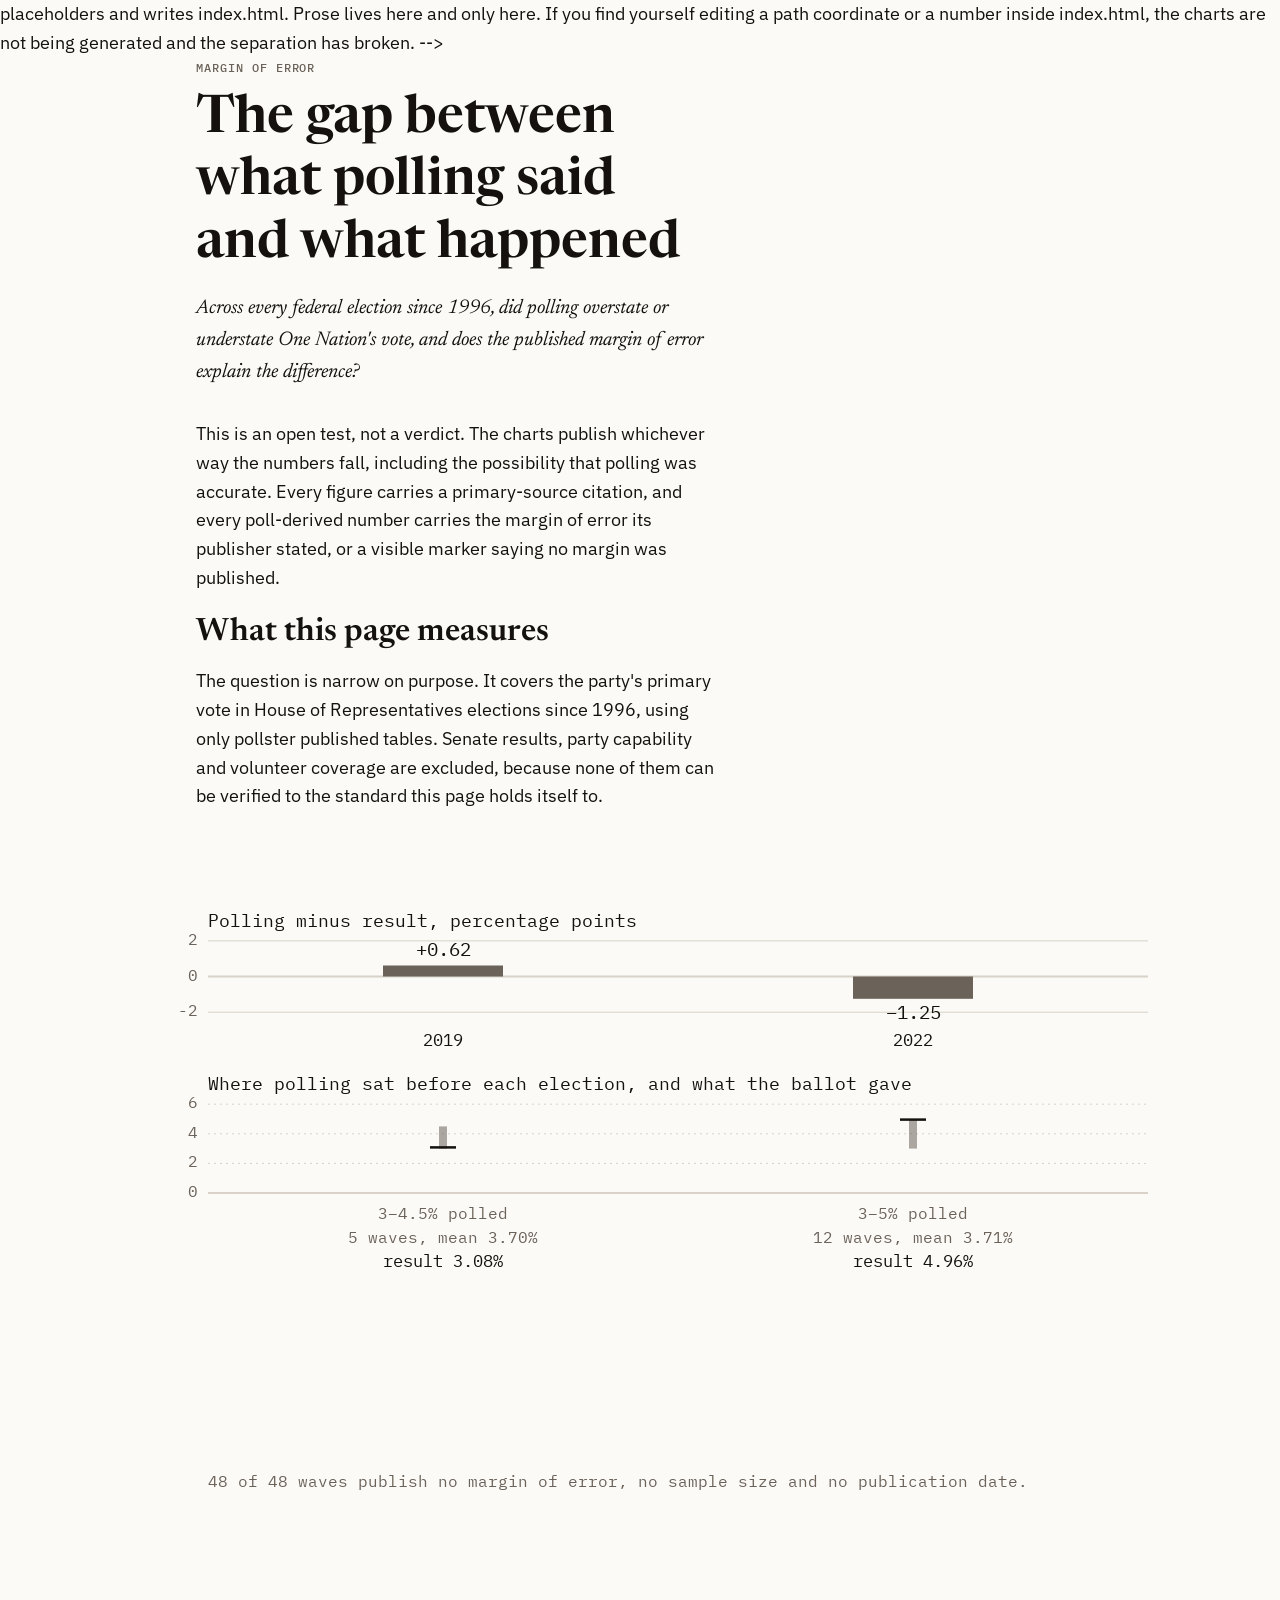
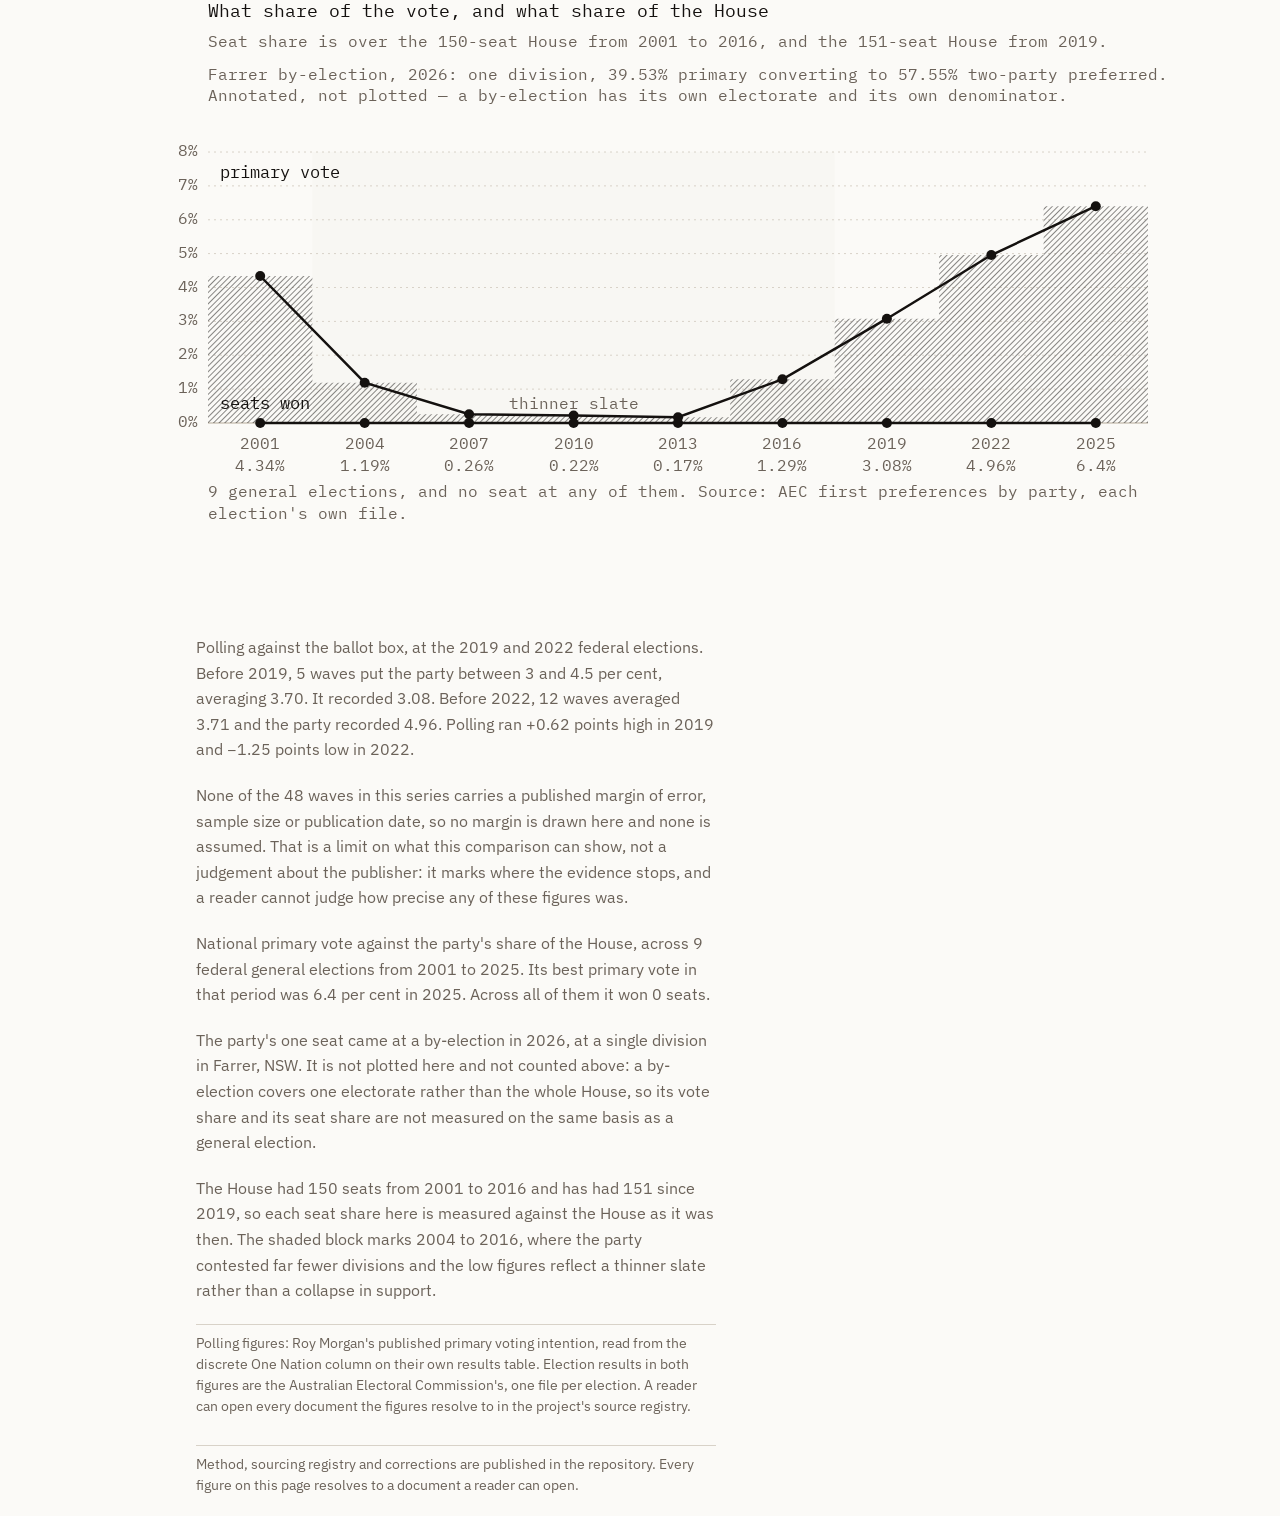
<file: index.html>
<!DOCTYPE html>
<!--
  TEMPLATE. Hand-written. Never generated, never hand-edited in output form.

  The build injects <svg> blocks at <!-- chart:NN --> placeholders and writes
  index.html. Prose lives here and only here. If you find yourself editing a
  path coordinate or a number inside index.html, the charts are not being
  generated and the separation has broken.
-->
<html lang="en-AU">
  <head>
    <meta charset="utf-8" />
    <meta name="viewport" content="width=device-width, initial-scale=1" />
    <title>Margin of Error</title>
    <meta
      name="description"
      content="Does polling overstate or understate One Nation's vote, and does the published margin of error explain the gap?"
    />
    <link rel="stylesheet" href="src/margin-of-error.css" />
    <!-- Roman faces are on the critical path, so preloading them is what
         protects LCP at the raised 400KB budget. The italic is not preloaded
         because pull quotes sit below the fold.

         crossorigin is REQUIRED here and must stay. A woff2 @font-face request
         is made in CORS-anonymous mode, so a preload without crossorigin is
         not matched to it: the browser fetches the font twice and throws the
         preloaded copy away. Verified in the network panel. -->
    <link
      rel="preload"
      href="assets/fonts/newsreader-latin-opsz-normal.woff2"
      as="font"
      type="font/woff2"
      crossorigin
    />
    <link
      rel="preload"
      href="assets/fonts/ibm-plex-sans-latin-wght-normal.woff2"
      as="font"
      type="font/woff2"
      crossorigin
    />
    <link
      rel="preload"
      href="assets/fonts/ibm-plex-mono-latin-400-normal.woff2"
      as="font"
      type="font/woff2"
      crossorigin
    />
  </head>
  <body>
    <header class="layout">
      <div class="col-prose">
        <p class="kicker">Margin of Error</p>
        <h1>The gap between what polling said and what happened</h1>
        <p class="lede">
          Across every federal election since 1996, did polling overstate or
          understate One Nation's vote, and does the published margin of error
          explain the difference?
        </p>
        <p class="measure">
          This is an open test, not a verdict. The charts publish whichever way
          the numbers fall, including the possibility that polling was accurate.
          Every figure carries a primary-source citation, and every poll-derived
          number carries the margin of error its publisher stated, or a visible
          marker saying no margin was published.
        </p>
      </div>
    </header>

    <main class="layout">
      <section class="col-prose" aria-labelledby="method-heading">
        <h2 id="method-heading">What this page measures</h2>
        <p>
          The question is narrow on purpose. It covers the party's primary vote
          in House of Representatives elections since 1996, using only pollster
          published tables. Senate results, party capability and volunteer
          coverage are excluded, because none of them can be verified to the
          standard this page holds itself to.
        </p>
      </section>

      <!-- Charts are siblings of the prose section, not children of it.

           A figure nested inside .col-prose is trapped in columns 2 to 8 and
           can never reach the 1120px breakout track: measured at 1280px, the
           chart rendered 520px wide with 16px labels scaling to 7.4px. The
           caption and source note live in the following .col-prose block, so
           the reading order stays heading, prose, figure, caption. -->
      <figure class="col-full" data-chart="01">
  <svg xmlns="http://www.w3.org/2000/svg" viewBox="0 0 1072 640" class="chart" role="img" aria-labelledby="chart-01-title chart-01-desc" data-source-id="roymorgan-pvi aec-hor-2019-fp-by-party aec-hor-2022-fp-by-party" font-family="IBM Plex Mono, ui-monospace, monospace" style="aspect-ratio: 1072 / 640; font-variant-numeric: tabular-nums">
  <title id="chart-01-title">Polling against the result, One Nation primary vote, federal elections 2019 and 2022</title>
  <desc id="chart-01-desc">A two-panel chart. The upper panel shows polling minus result in percentage points for 2 federal elections, drawn from a zero rule so the axis is centred on the quantity being measured. The lower panel shows, for each election, the span of polling values published in the preceding waves as a vertical bar, the mean of those waves, and the result marked as a horizontal rule. For 2019, polling averaged 3.70 per cent across the 5 waves before the election and the party recorded 3.08 per cent, so polling overstated it by 0.62 points. For 2022, polling averaged 3.71 per cent across the 12 waves before the election and the party recorded 4.96 per cent, so polling understated it by 1.25 points. Based on 48 fortnightly waves published between 2018 and 2022. No wave carries a published margin of error, sample size or publication date, so no uncertainty interval is drawn and none is imputed. The span is not a time series: these are fortnightly snapshots and nothing is claimed about the values between them.</desc>
  <defs><pattern id="hatch-mo" width="4" height="4" patternUnits="userSpaceOnUse" patternTransform="rotate(45)"><line x1="0" y1="0" x2="0" y2="4" stroke="currentColor" stroke-width="1" /></pattern><pattern id="hatch-mo-print" width="6" height="6" patternUnits="userSpaceOnUse" patternTransform="rotate(45)"><line x1="0" y1="0" x2="0" y2="6" stroke="currentColor" stroke-width="1.6" /></pattern><marker id="result-mark" viewBox="0 0 10 10" refX="5" refY="5" markerWidth="7" markerHeight="7" orient="auto"><path d="M 0 0 L 10 5 L 0 10 z" fill="var(--color-ink)" /></marker></defs>
  <text x="104" y="63.92" font-size="18" fill="var(--color-ink)">Polling minus result, percentage points</text>
  <line x1="104" y1="149.2" x2="1044" y2="149.2" stroke="var(--color-rule)" stroke-width="1" />
  <text x="94" y="153.2" font-size="16" text-anchor="end" fill="var(--color-ink-muted)">-2</text>
  <line x1="104" y1="113.5" x2="1044" y2="113.5" stroke="var(--color-rule)" stroke-width="2" />
  <text x="94" y="117.5" font-size="16" text-anchor="end" fill="var(--color-ink-muted)">0</text>
  <line x1="104" y1="77.9" x2="1044" y2="77.9" stroke="var(--color-rule)" stroke-width="1" />
  <text x="94" y="81.9" font-size="16" text-anchor="end" fill="var(--color-ink-muted)">2</text>
  <rect x="279.0" y="102.5" width="120.0" height="11.0" fill="var(--color-ink-muted)" />
  <text x="339.0" y="183.16000000000003" text-anchor="middle" font-size="17" text-anchor="middle" fill="var(--color-ink)">2019</text>
  <text x="339.0" y="92.5" text-anchor="middle" font-size="19" text-anchor="middle" fill="var(--color-ink)">+0.62</text>
  <rect x="749.0" y="113.5" width="120.0" height="22.3" fill="var(--color-ink-muted)" />
  <text x="809.0" y="183.16000000000003" text-anchor="middle" font-size="17" text-anchor="middle" fill="var(--color-ink)">2022</text>
  <text x="809.0" y="155.8" text-anchor="middle" font-size="19" text-anchor="middle" fill="var(--color-ink)">−1.25</text>
  <text x="104" y="227.2" font-size="18" fill="var(--color-ink)">Where polling sat before each election, and what the ballot gave</text>
  <line x1="104" y1="330.0" x2="1044" y2="330.0" stroke="var(--color-rule)" stroke-width="2" stroke-dasharray="none" />
  <text x="94" y="334.0" font-size="16" text-anchor="end" fill="var(--color-ink-muted)">0</text>
  <line x1="104" y1="300.4" x2="1044" y2="300.4" stroke="var(--color-rule)" stroke-width="1" stroke-dasharray="2 4" />
  <text x="94" y="304.4" font-size="16" text-anchor="end" fill="var(--color-ink-muted)">2</text>
  <line x1="104" y1="270.8" x2="1044" y2="270.8" stroke="var(--color-rule)" stroke-width="1" stroke-dasharray="2 4" />
  <text x="94" y="274.8" font-size="16" text-anchor="end" fill="var(--color-ink-muted)">4</text>
  <line x1="104" y1="241.2" x2="1044" y2="241.2" stroke="var(--color-rule)" stroke-width="1" stroke-dasharray="2 4" />
  <text x="94" y="245.2" font-size="16" text-anchor="end" fill="var(--color-ink-muted)">6</text>
  <line x1="339.0" y1="285.6" x2="339.0" y2="263.4" stroke="var(--band-edge)" stroke-width="8" stroke-linecap="butt" opacity="0.55" />
  <line x1="339.0" y1="275.2" x2="339.0" y2="275.2" stroke="var(--color-ink)" stroke-width="1" />
  <line x1="326.0" y1="284.4" x2="352.0" y2="284.4" stroke="var(--color-ink)" stroke-width="2.5" />
  <text x="339.0" y="356" font-size="16" text-anchor="middle" fill="var(--color-ink-muted)">3&#8211;4.5% polled</text>
  <text x="339.0" y="380" font-size="16" text-anchor="middle" fill="var(--color-ink-muted)">5 waves, mean 3.70%</text>
  <text x="339.0" y="404" font-size="17" text-anchor="middle" fill="var(--color-ink)">result 3.08%</text>
  <line x1="809.0" y1="285.6" x2="809.0" y2="256.0" stroke="var(--band-edge)" stroke-width="8" stroke-linecap="butt" opacity="0.55" />
  <line x1="809.0" y1="275.1" x2="809.0" y2="275.1" stroke="var(--color-ink)" stroke-width="1" />
  <line x1="796.0" y1="256.6" x2="822.0" y2="256.6" stroke="var(--color-ink)" stroke-width="2.5" />
  <text x="809.0" y="356" font-size="16" text-anchor="middle" fill="var(--color-ink-muted)">3&#8211;5% polled</text>
  <text x="809.0" y="380" font-size="16" text-anchor="middle" fill="var(--color-ink-muted)">12 waves, mean 3.71%</text>
  <text x="809.0" y="404" font-size="17" text-anchor="middle" fill="var(--color-ink)">result 4.96%</text>
  <text x="104" y="624" font-size="16" fill="var(--color-ink-muted)">48 of 48 waves publish no margin of error, no sample size and no publication date.</text>
  </svg>
    <svg xmlns="http://www.w3.org/2000/svg" viewBox="0 0 420 620" class="chart chart-narrow" role="img" aria-labelledby="chart-01-title-narrow chart-01-desc-narrow" data-source-id="roymorgan-pvi aec-hor-2019-fp-by-party aec-hor-2022-fp-by-party" font-family="IBM Plex Mono, ui-monospace, monospace" style="aspect-ratio: 420 / 620; font-variant-numeric: tabular-nums">
  <title id="chart-01-title-narrow">Polling against the result, One Nation primary vote, federal elections 2019 and 2022</title>
  <desc id="chart-01-desc-narrow">A two-panel chart. The upper panel shows polling minus result in percentage points for 2 federal elections, drawn from a zero rule so the axis is centred on the quantity being measured. The lower panel shows, for each election, the span of polling values published in the preceding waves as a vertical bar, the mean of those waves, and the result marked as a horizontal rule. For 2019, polling averaged 3.70 per cent across the 5 waves before the election and the party recorded 3.08 per cent, so polling overstated it by 0.62 points. For 2022, polling averaged 3.71 per cent across the 12 waves before the election and the party recorded 4.96 per cent, so polling understated it by 1.25 points. Based on 48 fortnightly waves published between 2018 and 2022. No wave carries a published margin of error, sample size or publication date, so no uncertainty interval is drawn and none is imputed. The span is not a time series: these are fortnightly snapshots and nothing is claimed about the values between them.</desc>
  <defs><pattern id="hatch-mo-narrow" width="4" height="4" patternUnits="userSpaceOnUse" patternTransform="rotate(45)"><line x1="0" y1="0" x2="0" y2="4" stroke="currentColor" stroke-width="1" /></pattern><pattern id="hatch-mo-print-narrow" width="6" height="6" patternUnits="userSpaceOnUse" patternTransform="rotate(45)"><line x1="0" y1="0" x2="0" y2="6" stroke="currentColor" stroke-width="1.6" /></pattern><marker id="result-mark-narrow" viewBox="0 0 10 10" refX="5" refY="5" markerWidth="7" markerHeight="7" orient="auto"><path d="M 0 0 L 10 5 L 0 10 z" fill="var(--color-ink)" /></marker></defs>
  <text x="64" y="35.2" font-size="18" fill="var(--color-ink)">Polling minus result,</text>
  <text x="64" y="61.2" font-size="18" fill="var(--color-ink)">percentage points</text>
  <line x1="64" y1="150.6" x2="404" y2="150.6" stroke="var(--color-rule)" stroke-width="1" />
  <line x1="64" y1="112.9" x2="404" y2="112.9" stroke="var(--color-rule)" stroke-width="2" />
  <text x="54" y="116.9" font-size="16" text-anchor="end" fill="var(--color-ink-muted)">0</text>
  <line x1="64" y1="75.2" x2="404" y2="75.2" stroke="var(--color-rule)" stroke-width="1" />
  <rect x="120.1" y="101.2" width="57.8" height="11.7" fill="var(--color-ink-muted)" />
  <text x="149.0" y="184.60000000000002" text-anchor="middle" font-size="17" text-anchor="middle" fill="var(--color-ink)">2019</text>
  <text x="149.0" y="91.2" text-anchor="middle" font-size="19" text-anchor="middle" fill="var(--color-ink)">+0.62</text>
  <rect x="290.1" y="112.9" width="57.8" height="23.6" fill="var(--color-ink-muted)" />
  <text x="319.0" y="184.60000000000002" text-anchor="middle" font-size="17" text-anchor="middle" fill="var(--color-ink)">2022</text>
  <text x="319.0" y="156.5" text-anchor="middle" font-size="19" text-anchor="middle" fill="var(--color-ink)">−1.25</text>
  <text x="64" y="214.6" font-size="18" fill="var(--color-ink)">Where polling sat before each</text>
  <text x="64" y="240.6" font-size="18" fill="var(--color-ink)">election, and what the ballot</text>
  <text x="64" y="266.6" font-size="18" fill="var(--color-ink)">gave</text>
  <line x1="64" y1="342.0" x2="404" y2="342.0" stroke="var(--color-rule)" stroke-width="2" stroke-dasharray="none" />
  <text x="54" y="346.0" font-size="16" text-anchor="end" fill="var(--color-ink-muted)">0</text>
  <line x1="64" y1="311.3" x2="404" y2="311.3" stroke="var(--color-rule)" stroke-width="1" stroke-dasharray="2 4" />
  <line x1="64" y1="280.6" x2="404" y2="280.6" stroke="var(--color-rule)" stroke-width="1" stroke-dasharray="2 4" />
  <text x="54" y="284.6" font-size="16" text-anchor="end" fill="var(--color-ink-muted)">10</text>
  <line x1="149.0" y1="323.6" x2="149.0" y2="314.4" stroke="var(--band-edge)" stroke-width="8" stroke-linecap="butt" opacity="0.55" />
  <line x1="149.0" y1="319.3" x2="149.0" y2="319.3" stroke="var(--color-ink)" stroke-width="1" />
  <line x1="136.0" y1="323.1" x2="162.0" y2="323.1" stroke="var(--color-ink)" stroke-width="2.5" />
  <text x="149.0" y="368" font-size="16" text-anchor="middle" fill="var(--color-ink-muted)">mean 3.70%</text>
  <text x="149.0" y="392" font-size="17" text-anchor="middle" fill="var(--color-ink)">result 3.08%</text>
  <line x1="319.0" y1="323.6" x2="319.0" y2="311.3" stroke="var(--band-edge)" stroke-width="8" stroke-linecap="butt" opacity="0.55" />
  <line x1="319.0" y1="319.2" x2="319.0" y2="319.2" stroke="var(--color-ink)" stroke-width="1" />
  <line x1="306.0" y1="311.5" x2="332.0" y2="311.5" stroke="var(--color-ink)" stroke-width="2.5" />
  <text x="319.0" y="368" font-size="16" text-anchor="middle" fill="var(--color-ink-muted)">mean 3.71%</text>
  <text x="319.0" y="392" font-size="17" text-anchor="middle" fill="var(--color-ink)">result 4.96%</text>
  <text x="64" y="560" font-size="16" fill="var(--color-ink-muted)">48 of 48 waves publish no margin of</text>
  <text x="64" y="582" font-size="16" fill="var(--color-ink-muted)">error, no sample size and no</text>
  <text x="64" y="604" font-size="16" fill="var(--color-ink-muted)">publication date.</text>
  </svg>
</figure>
      <figure class="col-full" data-chart="02">
  <svg xmlns="http://www.w3.org/2000/svg" viewBox="0 0 1072 560" class="chart" role="img" aria-labelledby="chart-02-title chart-02-desc" data-source-id="aec-hor-2025-fp-by-party aec-hor-2001-fp-by-party aec-hor-2025-party-rep aec-by-farrer-2026" font-family="IBM Plex Mono, ui-monospace, monospace" style="aspect-ratio: 1072 / 560; font-variant-numeric: tabular-nums">
  <title id="chart-02-title">National primary vote and share of the House held, federal elections 2001 to 2025</title>
  <desc id="chart-02-desc">A line chart over 9 Australian federal general elections from 2001 to 2025. The upper line is the party's national primary vote share. The lower line is its share of the House, which is zero at every one of these elections, so the hatched band between the two lines is the entire distance between vote share and seat share. In 2001 the party recorded 4.34 per cent of the primary vote and won 0 of 150 seats. In 2004 the party recorded 1.19 per cent of the primary vote and won 0 of 150 seats. In 2007 the party recorded 0.26 per cent of the primary vote and won 0 of 150 seats. In 2010 the party recorded 0.22 per cent of the primary vote and won 0 of 150 seats. In 2013 the party recorded 0.17 per cent of the primary vote and won 0 of 150 seats. In 2016 the party recorded 1.29 per cent of the primary vote and won 0 of 150 seats. In 2019 the party recorded 3.08 per cent of the primary vote and won 0 of 151 seats. In 2022 the party recorded 4.96 per cent of the primary vote and won 0 of 151 seats. In 2025 the party recorded 6.4 per cent of the primary vote and won 0 of 151 seats. The House returned 150 seats to 2016 and 151 from 2019, and each share is computed against the chamber size for its own election rather than a single figure. The shaded block marks 2004 to 2016, where the party contested far fewer divisions and the figures are not the same measure as the years either side. The party's only seat came at the Farrer by-election in 2026, which is not plotted: a by-election covers one division on its own electorate rather than the whole House.</desc>
  <defs><pattern id="hatch-mo" width="4" height="4" patternUnits="userSpaceOnUse" patternTransform="rotate(45)"><line x1="0" y1="0" x2="0" y2="4" stroke="currentColor" stroke-width="1" /></pattern><pattern id="hatch-mo-print" width="6" height="6" patternUnits="userSpaceOnUse" patternTransform="rotate(45)"><line x1="0" y1="0" x2="0" y2="6" stroke="currentColor" stroke-width="1.6" /></pattern></defs>
  <text x="104" y="34" font-size="18" fill="var(--color-ink)">What share of the vote, and what share of the House</text>
  <text x="104" y="64" font-size="16" fill="var(--color-ink-muted)">Seat share is over the 150-seat House from 2001 to 2016, and the 151-seat House from 2019.</text>
  <rect x="208.4" y="169.0" width="522.2" height="271.0" fill="var(--color-rule)" opacity="0.10" />
  <line x1="104" y1="440.0" x2="1044" y2="440.0" stroke="var(--color-rule)" stroke-width="2" stroke-dasharray="none" />
  <text x="94" y="444.0" font-size="16" text-anchor="end" fill="var(--color-ink-muted)">0%</text>
  <line x1="104" y1="406.1" x2="1044" y2="406.1" stroke="var(--color-rule)" stroke-width="1" stroke-dasharray="2 4" />
  <text x="94" y="410.1" font-size="16" text-anchor="end" fill="var(--color-ink-muted)">1%</text>
  <line x1="104" y1="372.2" x2="1044" y2="372.2" stroke="var(--color-rule)" stroke-width="1" stroke-dasharray="2 4" />
  <text x="94" y="376.2" font-size="16" text-anchor="end" fill="var(--color-ink-muted)">2%</text>
  <line x1="104" y1="338.4" x2="1044" y2="338.4" stroke="var(--color-rule)" stroke-width="1" stroke-dasharray="2 4" />
  <text x="94" y="342.4" font-size="16" text-anchor="end" fill="var(--color-ink-muted)">3%</text>
  <line x1="104" y1="304.5" x2="1044" y2="304.5" stroke="var(--color-rule)" stroke-width="1" stroke-dasharray="2 4" />
  <text x="94" y="308.5" font-size="16" text-anchor="end" fill="var(--color-ink-muted)">4%</text>
  <line x1="104" y1="270.6" x2="1044" y2="270.6" stroke="var(--color-rule)" stroke-width="1" stroke-dasharray="2 4" />
  <text x="94" y="274.6" font-size="16" text-anchor="end" fill="var(--color-ink-muted)">5%</text>
  <line x1="104" y1="236.8" x2="1044" y2="236.8" stroke="var(--color-rule)" stroke-width="1" stroke-dasharray="2 4" />
  <text x="94" y="240.8" font-size="16" text-anchor="end" fill="var(--color-ink-muted)">6%</text>
  <line x1="104" y1="202.9" x2="1044" y2="202.9" stroke="var(--color-rule)" stroke-width="1" stroke-dasharray="2 4" />
  <text x="94" y="206.9" font-size="16" text-anchor="end" fill="var(--color-ink-muted)">7%</text>
  <line x1="104" y1="169.0" x2="1044" y2="169.0" stroke="var(--color-rule)" stroke-width="1" stroke-dasharray="2 4" />
  <text x="94" y="173.0" font-size="16" text-anchor="end" fill="var(--color-ink-muted)">8%</text>
  <polygon class="band" points="104.0,440.0 208.4,440.0 208.4,293.0 104.0,293.0" fill="var(--band-hatch)" stroke="none" />
  <polygon class="band" points="208.4,440.0 312.9,440.0 312.9,399.7 208.4,399.7" fill="var(--band-hatch)" stroke="none" />
  <polygon class="band" points="312.9,440.0 417.3,440.0 417.3,431.2 312.9,431.2" fill="var(--band-hatch)" stroke="none" />
  <polygon class="band" points="417.3,440.0 521.8,440.0 521.8,432.5 417.3,432.5" fill="var(--band-hatch)" stroke="none" />
  <polygon class="band" points="521.8,440.0 626.2,440.0 626.2,434.2 521.8,434.2" fill="var(--band-hatch)" stroke="none" />
  <polygon class="band" points="626.2,440.0 730.7,440.0 730.7,396.3 626.2,396.3" fill="var(--band-hatch)" stroke="none" />
  <polygon class="band" points="730.7,440.0 835.1,440.0 835.1,335.7 730.7,335.7" fill="var(--band-hatch)" stroke="none" />
  <polygon class="band" points="835.1,440.0 939.6,440.0 939.6,272.0 835.1,272.0" fill="var(--band-hatch)" stroke="none" />
  <polygon class="band" points="939.6,440.0 1044.0,440.0 1044.0,223.2 939.6,223.2" fill="var(--band-hatch)" stroke="none" />
  <polyline points="156.2,440.0 260.7,440.0 365.1,440.0 469.6,440.0 574.0,440.0 678.4,440.0 782.9,440.0 887.3,440.0 991.8,440.0" fill="none" stroke="var(--color-ink)" stroke-width="2.5" />
  <polyline points="156.2,293.0 260.7,399.7 365.1,431.2 469.6,432.5 574.0,434.2 678.4,396.3 782.9,335.7 887.3,272.0 991.8,223.2" fill="none" stroke="var(--color-ink)" stroke-width="2.5" />
  <circle cx="156.2" cy="293.0" r="5" fill="var(--color-ink)" />
  <circle cx="156.2" cy="440.0" r="5" fill="var(--color-ink)" />
  <text x="156.2" y="466" font-size="16" text-anchor="middle" fill="var(--color-ink-muted)">2001</text>
  <text x="156.2" y="488" font-size="16" text-anchor="middle" fill="var(--color-ink-muted)">4.34%</text>
  <circle cx="260.7" cy="399.7" r="5" fill="var(--color-ink)" />
  <circle cx="260.7" cy="440.0" r="5" fill="var(--color-ink)" />
  <text x="260.7" y="466" font-size="16" text-anchor="middle" fill="var(--color-ink-muted)">2004</text>
  <text x="260.7" y="488" font-size="16" text-anchor="middle" fill="var(--color-ink-muted)">1.19%</text>
  <circle cx="365.1" cy="431.2" r="5" fill="var(--color-ink)" />
  <circle cx="365.1" cy="440.0" r="5" fill="var(--color-ink)" />
  <text x="365.1" y="466" font-size="16" text-anchor="middle" fill="var(--color-ink-muted)">2007</text>
  <text x="365.1" y="488" font-size="16" text-anchor="middle" fill="var(--color-ink-muted)">0.26%</text>
  <circle cx="469.6" cy="432.5" r="5" fill="var(--color-ink)" />
  <circle cx="469.6" cy="440.0" r="5" fill="var(--color-ink)" />
  <text x="469.6" y="466" font-size="16" text-anchor="middle" fill="var(--color-ink-muted)">2010</text>
  <text x="469.6" y="488" font-size="16" text-anchor="middle" fill="var(--color-ink-muted)">0.22%</text>
  <circle cx="574.0" cy="434.2" r="5" fill="var(--color-ink)" />
  <circle cx="574.0" cy="440.0" r="5" fill="var(--color-ink)" />
  <text x="574.0" y="466" font-size="16" text-anchor="middle" fill="var(--color-ink-muted)">2013</text>
  <text x="574.0" y="488" font-size="16" text-anchor="middle" fill="var(--color-ink-muted)">0.17%</text>
  <circle cx="678.4" cy="396.3" r="5" fill="var(--color-ink)" />
  <circle cx="678.4" cy="440.0" r="5" fill="var(--color-ink)" />
  <text x="678.4" y="466" font-size="16" text-anchor="middle" fill="var(--color-ink-muted)">2016</text>
  <text x="678.4" y="488" font-size="16" text-anchor="middle" fill="var(--color-ink-muted)">1.29%</text>
  <circle cx="782.9" cy="335.7" r="5" fill="var(--color-ink)" />
  <circle cx="782.9" cy="440.0" r="5" fill="var(--color-ink)" />
  <text x="782.9" y="466" font-size="16" text-anchor="middle" fill="var(--color-ink-muted)">2019</text>
  <text x="782.9" y="488" font-size="16" text-anchor="middle" fill="var(--color-ink-muted)">3.08%</text>
  <circle cx="887.3" cy="272.0" r="5" fill="var(--color-ink)" />
  <circle cx="887.3" cy="440.0" r="5" fill="var(--color-ink)" />
  <text x="887.3" y="466" font-size="16" text-anchor="middle" fill="var(--color-ink-muted)">2022</text>
  <text x="887.3" y="488" font-size="16" text-anchor="middle" fill="var(--color-ink-muted)">4.96%</text>
  <circle cx="991.8" cy="223.2" r="5" fill="var(--color-ink)" />
  <circle cx="991.8" cy="440.0" r="5" fill="var(--color-ink)" />
  <text x="991.8" y="466" font-size="16" text-anchor="middle" fill="var(--color-ink-muted)">2025</text>
  <text x="991.8" y="488" font-size="16" text-anchor="middle" fill="var(--color-ink-muted)">6.4%</text>
  <text x="116.0" y="195.0" font-size="17" text-anchor="start" fill="var(--color-ink)">primary vote</text>
  <text x="116.0" y="426.0" font-size="17" text-anchor="start" fill="var(--color-ink)">seats won</text>
  <text x="104" y="97.0" font-size="16" fill="var(--color-ink-muted)">Farrer by-election, 2026: one division, 39.53% primary converting to 57.55% two-party preferred.</text>
  <text x="104" y="118.0" font-size="16" fill="var(--color-ink-muted)">Annotated, not plotted — a by-election has its own electorate and its own denominator.</text>
  <text x="469.6" y="426.0" font-size="16" text-anchor="middle" fill="var(--color-ink-muted)">thinner slate</text>
  <text x="104" y="514" font-size="16" fill="var(--color-ink-muted)">9 general elections, and no seat at any of them. Source: AEC first preferences by party, each</text>
  <text x="104" y="536" font-size="16" fill="var(--color-ink-muted)">election's own file.</text>
  </svg>
    <svg xmlns="http://www.w3.org/2000/svg" viewBox="0 0 420 680" class="chart chart-narrow" role="img" aria-labelledby="chart-02-title-narrow chart-02-desc-narrow" data-source-id="aec-hor-2025-fp-by-party aec-hor-2001-fp-by-party aec-hor-2025-party-rep aec-by-farrer-2026" font-family="IBM Plex Mono, ui-monospace, monospace" style="aspect-ratio: 420 / 680; font-variant-numeric: tabular-nums">
  <title id="chart-02-title-narrow">National primary vote and share of the House held, federal elections 2001 to 2025</title>
  <desc id="chart-02-desc-narrow">A line chart over 9 Australian federal general elections from 2001 to 2025. The upper line is the party's national primary vote share. The lower line is its share of the House, which is zero at every one of these elections, so the hatched band between the two lines is the entire distance between vote share and seat share. In 2001 the party recorded 4.34 per cent of the primary vote and won 0 of 150 seats. In 2004 the party recorded 1.19 per cent of the primary vote and won 0 of 150 seats. In 2007 the party recorded 0.26 per cent of the primary vote and won 0 of 150 seats. In 2010 the party recorded 0.22 per cent of the primary vote and won 0 of 150 seats. In 2013 the party recorded 0.17 per cent of the primary vote and won 0 of 150 seats. In 2016 the party recorded 1.29 per cent of the primary vote and won 0 of 150 seats. In 2019 the party recorded 3.08 per cent of the primary vote and won 0 of 151 seats. In 2022 the party recorded 4.96 per cent of the primary vote and won 0 of 151 seats. In 2025 the party recorded 6.4 per cent of the primary vote and won 0 of 151 seats. The House returned 150 seats to 2016 and 151 from 2019, and each share is computed against the chamber size for its own election rather than a single figure. The shaded block marks 2004 to 2016, where the party contested far fewer divisions and the figures are not the same measure as the years either side. The party's only seat came at the Farrer by-election in 2026, which is not plotted: a by-election covers one division on its own electorate rather than the whole House.</desc>
  <defs><pattern id="hatch-mo-narrow" width="4" height="4" patternUnits="userSpaceOnUse" patternTransform="rotate(45)"><line x1="0" y1="0" x2="0" y2="4" stroke="currentColor" stroke-width="1" /></pattern><pattern id="hatch-mo-print-narrow" width="6" height="6" patternUnits="userSpaceOnUse" patternTransform="rotate(45)"><line x1="0" y1="0" x2="0" y2="6" stroke="currentColor" stroke-width="1.6" /></pattern></defs>
  <text x="64" y="34" font-size="18" fill="var(--color-ink)">What share of the vote, and</text>
  <text x="64" y="60" font-size="18" fill="var(--color-ink)">what share of the House</text>
  <text x="64" y="90" font-size="16" fill="var(--color-ink-muted)">Seat share is over the 150-seat</text>
  <text x="64" y="111" font-size="16" fill="var(--color-ink-muted)">House from 2001 to 2016, and the</text>
  <text x="64" y="132" font-size="16" fill="var(--color-ink-muted)">151-seat House from 2019.</text>
  <rect x="101.8" y="279.0" width="188.9" height="237.0" fill="var(--color-rule)" opacity="0.10" />
  <line x1="64" y1="516.0" x2="404" y2="516.0" stroke="var(--color-rule)" stroke-width="2" stroke-dasharray="none" />
  <text x="54" y="520.0" font-size="16" text-anchor="end" fill="var(--color-ink-muted)">0%</text>
  <line x1="64" y1="486.4" x2="404" y2="486.4" stroke="var(--color-rule)" stroke-width="1" stroke-dasharray="2 4" />
  <text x="54" y="490.4" font-size="16" text-anchor="end" fill="var(--color-ink-muted)">1%</text>
  <line x1="64" y1="456.8" x2="404" y2="456.8" stroke="var(--color-rule)" stroke-width="1" stroke-dasharray="2 4" />
  <text x="54" y="460.8" font-size="16" text-anchor="end" fill="var(--color-ink-muted)">2%</text>
  <line x1="64" y1="427.1" x2="404" y2="427.1" stroke="var(--color-rule)" stroke-width="1" stroke-dasharray="2 4" />
  <text x="54" y="431.1" font-size="16" text-anchor="end" fill="var(--color-ink-muted)">3%</text>
  <line x1="64" y1="397.5" x2="404" y2="397.5" stroke="var(--color-rule)" stroke-width="1" stroke-dasharray="2 4" />
  <text x="54" y="401.5" font-size="16" text-anchor="end" fill="var(--color-ink-muted)">4%</text>
  <line x1="64" y1="367.9" x2="404" y2="367.9" stroke="var(--color-rule)" stroke-width="1" stroke-dasharray="2 4" />
  <text x="54" y="371.9" font-size="16" text-anchor="end" fill="var(--color-ink-muted)">5%</text>
  <line x1="64" y1="338.2" x2="404" y2="338.2" stroke="var(--color-rule)" stroke-width="1" stroke-dasharray="2 4" />
  <text x="54" y="342.2" font-size="16" text-anchor="end" fill="var(--color-ink-muted)">6%</text>
  <line x1="64" y1="308.6" x2="404" y2="308.6" stroke="var(--color-rule)" stroke-width="1" stroke-dasharray="2 4" />
  <text x="54" y="312.6" font-size="16" text-anchor="end" fill="var(--color-ink-muted)">7%</text>
  <line x1="64" y1="279.0" x2="404" y2="279.0" stroke="var(--color-rule)" stroke-width="1" stroke-dasharray="2 4" />
  <text x="54" y="283.0" font-size="16" text-anchor="end" fill="var(--color-ink-muted)">8%</text>
  <polygon class="band" points="64.0,516.0 101.8,516.0 101.8,387.4 64.0,387.4" fill="var(--band-hatch)" stroke="none" />
  <polygon class="band" points="101.8,516.0 139.6,516.0 139.6,480.7 101.8,480.7" fill="var(--band-hatch)" stroke="none" />
  <polygon class="band" points="139.6,516.0 177.3,516.0 177.3,508.3 139.6,508.3" fill="var(--band-hatch)" stroke="none" />
  <polygon class="band" points="177.3,516.0 215.1,516.0 215.1,509.5 177.3,509.5" fill="var(--band-hatch)" stroke="none" />
  <polygon class="band" points="215.1,516.0 252.9,516.0 252.9,511.0 215.1,511.0" fill="var(--band-hatch)" stroke="none" />
  <polygon class="band" points="252.9,516.0 290.7,516.0 290.7,477.8 252.9,477.8" fill="var(--band-hatch)" stroke="none" />
  <polygon class="band" points="290.7,516.0 328.4,516.0 328.4,424.8 290.7,424.8" fill="var(--band-hatch)" stroke="none" />
  <polygon class="band" points="328.4,516.0 366.2,516.0 366.2,369.1 328.4,369.1" fill="var(--band-hatch)" stroke="none" />
  <polygon class="band" points="366.2,516.0 404.0,516.0 404.0,326.4 366.2,326.4" fill="var(--band-hatch)" stroke="none" />
  <polyline points="82.9,516.0 120.7,516.0 158.4,516.0 196.2,516.0 234.0,516.0 271.8,516.0 309.6,516.0 347.3,516.0 385.1,516.0" fill="none" stroke="var(--color-ink)" stroke-width="2.5" />
  <polyline points="82.9,387.4 120.7,480.7 158.4,508.3 196.2,509.5 234.0,511.0 271.8,477.8 309.6,424.8 347.3,369.1 385.1,326.4" fill="none" stroke="var(--color-ink)" stroke-width="2.5" />
  <circle cx="82.9" cy="387.4" r="5" fill="var(--color-ink)" />
  <circle cx="82.9" cy="516.0" r="5" fill="var(--color-ink)" />
  <text x="60.0" y="542" font-size="16" text-anchor="start" fill="var(--color-ink-muted)">2001</text>
  <text x="60.0" y="564" font-size="16" text-anchor="start" fill="var(--color-ink-muted)">4.34%</text>
  <circle cx="120.7" cy="480.7" r="5" fill="var(--color-ink)" />
  <circle cx="120.7" cy="516.0" r="5" fill="var(--color-ink)" />
  <circle cx="158.4" cy="508.3" r="5" fill="var(--color-ink)" />
  <circle cx="158.4" cy="516.0" r="5" fill="var(--color-ink)" />
  <circle cx="196.2" cy="509.5" r="5" fill="var(--color-ink)" />
  <circle cx="196.2" cy="516.0" r="5" fill="var(--color-ink)" />
  <circle cx="234.0" cy="511.0" r="5" fill="var(--color-ink)" />
  <circle cx="234.0" cy="516.0" r="5" fill="var(--color-ink)" />
  <circle cx="271.8" cy="477.8" r="5" fill="var(--color-ink)" />
  <circle cx="271.8" cy="516.0" r="5" fill="var(--color-ink)" />
  <circle cx="309.6" cy="424.8" r="5" fill="var(--color-ink)" />
  <circle cx="309.6" cy="516.0" r="5" fill="var(--color-ink)" />
  <circle cx="347.3" cy="369.1" r="5" fill="var(--color-ink)" />
  <circle cx="347.3" cy="516.0" r="5" fill="var(--color-ink)" />
  <circle cx="385.1" cy="326.4" r="5" fill="var(--color-ink)" />
  <circle cx="385.1" cy="516.0" r="5" fill="var(--color-ink)" />
  <text x="408.0" y="542" font-size="16" text-anchor="end" fill="var(--color-ink-muted)">2025</text>
  <text x="408.0" y="564" font-size="16" text-anchor="end" fill="var(--color-ink-muted)">6.4%</text>
  <text x="68.0" y="369.4" font-size="17" text-anchor="start" fill="var(--color-ink)">primary vote</text>
  <text x="68.0" y="502.0" font-size="17" text-anchor="start" fill="var(--color-ink)">seats won</text>
  <text x="64" y="165.0" font-size="16" fill="var(--color-ink-muted)">Farrer by-election, 2026: one</text>
  <text x="64" y="186.0" font-size="16" fill="var(--color-ink-muted)">division, 39.53% primary converting</text>
  <text x="64" y="207.0" font-size="16" fill="var(--color-ink-muted)">to 57.55% two-party preferred.</text>
  <text x="64" y="228.0" font-size="16" fill="var(--color-ink-muted)">Annotated, not plotted — a by-</text>
  <text x="64" y="249.0" font-size="16" fill="var(--color-ink-muted)">election has its own electorate and</text>
  <text x="64" y="270.0" font-size="16" fill="var(--color-ink-muted)">its own denominator.</text>
  <text x="64" y="590" font-size="16" fill="var(--color-ink-muted)">9 general elections, and no seat at</text>
  <text x="64" y="612" font-size="16" fill="var(--color-ink-muted)">any of them. Source: AEC first</text>
  <text x="64" y="634" font-size="16" fill="var(--color-ink-muted)">preferences by party, each</text>
  <text x="64" y="656" font-size="16" fill="var(--color-ink-muted)">election's own file.</text>
  </svg>
</figure>

      <div class="col-prose">
        <figcaption class="figure-caption">
          <p>
            Polling against the ballot box, at the 2019 and 2022 federal
            elections. Before 2019, 5 waves put the party between
            3 and 4.5 per cent, averaging
            3.70. It recorded 3.08. Before 2022,
            12 waves averaged 3.71 and the party recorded
            4.96. Polling ran +0.62 points high in 2019 and
            −1.25 points low in 2022.
          </p>
          <p>
            None of the 48 waves in this series carries a published
            margin of error, sample size or publication date, so no margin is
            drawn here and none is assumed. That is a limit on what this
            comparison can show, not a judgement about the publisher: it marks
            where the evidence stops, and a reader cannot judge how precise any
            of these figures was.
          </p>
        </figcaption>

        <figcaption class="figure-caption">
          <p>
            National primary vote against the party's share of the House, across
            9 federal general elections from 2001
            to 2025. Its best primary vote in that period was
            6.4 per cent in 2025. Across all of
            them it won 0 seats.
          </p>
          <p>
            The party's one seat came at a by-election in 2026, at a single
            division in Farrer, NSW. It is not plotted here and not counted
            above: a by-election covers one electorate rather than the whole
            House, so its vote share and its seat share are not measured on the
            same basis as a general election.
          </p>
          <p>
            The House had 150 seats from 2001 to
            2016 and has had 151 since
            2019, so each seat share here is measured
            against the House as it was then. The shaded block marks
            2004 to 2016, where the party contested far
            fewer divisions and the low figures reflect a thinner slate rather
            than a collapse in support.
          </p>
        </figcaption>

        <p class="source-note">
          Polling figures: Roy Morgan's published primary voting intention, read
          from the discrete One Nation column on their own results table.
          Election results in both figures are the Australian Electoral
          Commission's, one file per election. A reader can open every document
          the figures resolve to in the project's source registry.
        </p>
      </div>
    </main>

    <footer class="layout">
      <div class="col-prose">
        <p class="source-note">
          Method, sourcing registry and corrections are published in the
          repository. Every figure on this page resolves to a document a reader
          can open.
        </p>
      </div>
    </footer>

    <script src="src/motion.js" type="module"></script>
  </body>
</html>
</content>
</file>
<file: src/margin-of-error.css>
/* Margin of Error — page shell
 *
 * Tokens only. Every value below is taken from DESIGN.md. No raw hex outside
 * :root, no literal px outside the spacing table, no framework.
 */

/* ---------- Fonts ---------- */

@font-face {
  font-family: "Newsreader";
  /* opsz cut carries wght 200-800 AND opsz 6-72 (default 18). Verified with
     fontTools. It supersedes the wght-only cut, it is not an addition. */
  src: url("../assets/fonts/newsreader-latin-opsz-normal.woff2")
    format("woff2-variations");
  font-weight: 200 800;
  font-style: normal;
  font-display: swap;
  unicode-range: U+0000-00FF, U+0131, U+0152-0153, U+02BB-02BC, U+02C6, U+02DA,
    U+02DC, U+0304, U+0308, U+0329, U+2000-206F, U+20AC, U+2122, U+2191, U+2193,
    U+2212, U+2215, U+FEFF, U+FFFD;
}

@font-face {
  font-family: "Newsreader";
  src: url("../assets/fonts/newsreader-latin-opsz-italic.woff2")
    format("woff2-variations");
  font-weight: 200 800;
  font-style: italic;
  font-display: swap;
  unicode-range: U+0000-00FF, U+0131, U+0152-0153, U+02BB-02BC, U+02C6, U+02DA,
    U+02DC, U+0304, U+0308, U+0329, U+2000-206F, U+20AC, U+2122, U+2191, U+2193,
    U+2212, U+2215, U+FEFF, U+FFFD;
}

@font-face {
  font-family: "IBM Plex Sans";
  src: url("../assets/fonts/ibm-plex-sans-latin-wght-normal.woff2")
    format("woff2-variations");
  font-weight: 100 700;
  font-style: normal;
  font-display: swap;
  unicode-range: U+0000-00FF, U+0131, U+0152-0153, U+02BB-02BC, U+02C6, U+02DA,
    U+02DC, U+0304, U+0308, U+0329, U+2000-206F, U+20AC, U+2122, U+2191, U+2193,
    U+2212, U+2215, U+FEFF, U+FFFD;
}

@font-face {
  font-family: "IBM Plex Mono";
  src: url("../assets/fonts/ibm-plex-mono-latin-400-normal.woff2") format("woff2");
  font-weight: 400;
  font-style: normal;
  font-display: swap;
  unicode-range: U+0000-00FF, U+0131, U+0152-0153, U+02BB-02BC, U+02C6, U+02DA,
    U+02DC, U+0304, U+0308, U+0329, U+2000-206F, U+20AC, U+2122, U+2191, U+2193,
    U+2212, U+2215, U+FEFF, U+FFFD;
}

@font-face {
  font-family: "IBM Plex Mono";
  src: url("../assets/fonts/ibm-plex-mono-latin-500-normal.woff2") format("woff2");
  font-weight: 500;
  font-style: normal;
  font-display: swap;
  unicode-range: U+0000-00FF, U+0131, U+0152-0153, U+02BB-02BC, U+02C6, U+02DA,
    U+02DC, U+0304, U+0308, U+0329, U+2000-206F, U+20AC, U+2122, U+2191, U+2193,
    U+2212, U+2215, U+FEFF, U+FFFD;
}

/* ---------- Tokens ---------- */

:root {
  /* Colour */
  --color-paper: #fbfaf7;
  --color-paper-raised: #f2efe9;
  --color-ink: #14110f;
  --color-ink-muted: #6b6259;
  --color-rule: #d8d2c8;
  --color-accent: #2b4c7e;
  --color-gain: #0f7b6c;
  --color-loss: #c1443a;

  /* Uncertainty.
     --band-hatch is declared here, not left to the chart's own fill
     attribute. DESIGN.md specifies it as url(#hatch-mo), and the charts do
     carry fill="var(--band-hatch)" — but the token was never defined, so it
     computed to an empty string and every shaded region rendered with no fill
     at all. Nine polygons in Chart 02 were invisible, and nothing failed:
     an SVG fill of "" is not an error, it is simply no paint.
     Found by measuring the computed fill rather than by reading the SVG,
     which looks identical either way. */
  --band-fill: rgba(20, 17, 15, 0.07);
  --band-hatch: url(#hatch-mo);
  --band-edge: var(--color-ink-muted);

  /* Spacing, 4px base */
  --space-1: 4px;
  --space-2: 8px;
  --space-3: 12px;
  --space-4: 16px;
  --space-5: 20px;
  --space-6: 24px;
  --space-8: 32px;
  --space-10: 40px;
  --space-12: 48px;
  --space-16: 64px;

  /* Type */
  --face-display: "Newsreader", Georgia, serif;
  --face-body: "IBM Plex Sans", system-ui, sans-serif;
  --face-figure: "IBM Plex Mono", ui-monospace, monospace;

  /* Layout */
  --measure: 66ch;
  --track-prose: 720px;
  --track-full: 1120px;
  --hairline: 1px solid var(--color-rule);
}

/* ---------- Reset, minimal ---------- */

*,
*::before,
*::after {
  box-sizing: border-box;
}

html {
  -webkit-text-size-adjust: 100%;
}

body {
  margin: 0;
  background: var(--color-paper);
  color: var(--color-ink);
  font-family: var(--face-body);
  font-size: 18px;
  line-height: 1.6;
  /* Prose wants lower stroke contrast than a headline. */
  font-variation-settings: "opsz" 14;
}

img,
svg {
  display: block;
  max-width: 100%;
}

/* ---------- Grid ---------- */

/* One column by default, six from 640px, twelve from 960px. */
.layout {
  display: grid;
  grid-template-columns: 1fr;
  gap: var(--space-8);
  max-width: var(--track-full);
  margin-inline: auto;
  padding-inline: var(--space-5);
}

@media (min-width: 640px) {
  .layout {
    grid-template-columns: repeat(6, 1fr);
    padding-inline: var(--space-6);
  }
}

@media (min-width: 960px) {
  .layout {
    grid-template-columns: repeat(12, 1fr);
  }
}

.col-prose,
.col-full {
  grid-column: 1 / -1;
}

@media (min-width: 960px) {
  /* Prose sits in the centre six of twelve. */
  .col-prose {
    grid-column: 2 / 8;
  }
}

/* ---------- Typography ---------- */

h1,
h2,
h3 {
  font-family: var(--face-display);
  font-weight: 600;
  line-height: 1.2;
  margin-block: 0 var(--space-4);
  text-wrap: balance;
}

h1 {
  font-size: 2.5rem;
  /* A headline is the case the optical axis exists for. */
  font-variation-settings: "opsz" 60;
}

h2 {
  font-size: 1.75rem;
  font-variation-settings: "opsz" 32;
}

h3 {
  font-size: 1.25rem;
  font-variation-settings: "opsz" 20;
}

@media (min-width: 960px) {
  h1 {
    font-size: 3.25rem;
    font-variation-settings: "opsz" 72;
  }

  h2 {
    font-size: 2rem;
    font-variation-settings: "opsz" 36;
  }
}

p,
ul,
ol {
  margin-block: 0 var(--space-5);
}

p {
  max-width: var(--measure);
}

a {
  color: var(--color-accent);
  text-underline-offset: 2px;
}

/* Kicker and axis units only. Never for something a reader must read. */
.kicker {
  font-family: var(--face-figure);
  font-size: 0.75rem;
  font-weight: 500;
  letter-spacing: 0.08em;
  text-transform: uppercase;
  color: var(--color-ink-muted);
  margin-block: 0 var(--space-3);
}

.lede {
  font-family: var(--face-display);
  font-size: 1.25rem;
  font-style: italic;
  font-variation-settings: "opsz" 18;
  max-width: var(--measure);
  margin-block: 0 var(--space-8);
}

/* ---------- Figures ---------- */

figure {
  /* margin-block alone leaves the browser default 40px inline margins, which
     pushed the figure past the viewport at 320px. Measured. */
  margin: 0 0 var(--space-12);
}

figcaption {
  font-size: 1rem;
  color: var(--color-ink-muted);
  max-width: var(--measure);
  margin-block-start: var(--space-3);
}

/* A caption for a figure that lives outside the prose column. It keeps the
   reading order (heading, prose, chart, caption, source) while the chart
   itself takes the full breakout track. */
.figure-caption {
  font-size: 1rem;
  color: var(--color-ink-muted);
  max-width: var(--measure);
  margin-block: var(--space-3) 0;
}

/* The source note is part of the figure, never collected into a footer. */
.source-note {
  font-size: 0.875rem;
  line-height: 1.5;
  color: var(--color-ink-muted);
  border-top: var(--hairline);
  padding-top: var(--space-2);
  margin-block-start: var(--space-2);
  max-width: var(--measure);
}

.source-note a {
  color: var(--color-ink-muted);
  text-decoration-thickness: 1px;
  /* Long AEC URLs must not blow out the measure. */
  overflow-wrap: anywhere;
}

/* Figures occupy their grid track regardless of what the chart inside does.

   Load-bearing, and found by measuring in a browser rather than reading the
   CSS. A <figure> is sized by its content, and an <svg> carrying only a
   viewBox with no width attribute is a replaced element that falls back to the
   300x150 default. The figure therefore collapsed to 185px inside a 285px
   column, and 16px axis labels scaled to about 2.6px at a 320px viewport.

   The fix is width: 100% on the figure, so the track sets the width and the
   SVG resolves against it. The generator additionally emits an explicit
   aspect-ratio, so the box always matches the viewBox. */
.col-full {
  width: 100%;
  min-width: 0;
}

/* A generated SVG scales to any track with no JS. */
.chart {
  width: 100%;
  height: auto;
}

/* Narrow chart variant.

   A chart generator emits a second, narrower SVG for phones, because a 1120px
   chart scaled into a 265px column renders 16px labels at about 3.8px. The
   wide element is hidden below 1100px and the narrow one is hidden above it.
   The wide variant stays in the accessibility tree at every width, so a screen
   reader always finds a chart. The breakpoint is set by legibility rather than
   by the grid; see the note at the media query. */
figure .chart-narrow {
  display: none;
}

/* The wide variant is drawn against a 1072-unit viewBox, equal to the track
   width at 1280px, so its 16px labels land at exactly 16px there and no
   smaller. Shown below that, it scales down with the track and the labels go
   with it: measured at a 577px track it rendered 8.61px, the worst of any
   width, and under the DESIGN.md floor.

   The narrow variant is drawn against 420 units, so in the same 577px track its
   labels render at 22.0px and in the 1072px track at 40.8px. Oversized is
   legible; undersized is not.

   So the switch is where the wide variant stops being legible, not where the
   grid changes.

   The track reaches its full 1072px only at a viewport of 1135px, because the
   layout is capped at --track-full and carries inline padding. Sweeping the
   width one pixel at a time: a 1134px viewport leaves the track at 1071px, so
   the scale is 0.9991 and the 16px labels render at 15.99px — under the floor.
   At 1135px the scale is exactly 1.0 and they land on 16.00px.

   The breakpoint was previously 1100px, which left every viewport from 1100 to
   1134px showing the wide variant at 15.48px to 15.99px. The earlier rule was
   derived from measurements taken at 320, 640 and 1280px and never at the
   breakpoint itself, so the gap was invisible. Measured now: 10.10px at 320px,
   22.0px at 640px, 15.48px at 1100px, 15.99px at 1134px, 16.00px at 1135px,
   16.00px at 1280px. */
@media (max-width: 1134px) {
  figure .chart-narrow {
    display: block;
  }

  /* Hide only the wide sibling, never the narrow one. */
  figure[data-chart] > .chart:not(.chart-narrow) {
    display: none;
  }
}

/* The narrow variant's pattern ids are suffixed at build time, so its bands
   have to name the suffixed pattern. --band-hatch is declared once on :root as
   url(#hatch-mo) and resolves against the wide chart's id in both variants, so
   the narrow copy referenced an id that does not exist in its own SVG and its
   shaded regions rendered with no fill at all — at the width most readers see.

   Outside @media print deliberately: this is a screen correction, and the
   print counterpart lives with the other print hatch rules. */
.chart-narrow .band {
  fill: url(#hatch-mo-narrow);
}

/* ---------- Draft banner ---------- */

/* Only ever present on a `--draft` artefact, which is a page built while a
   publication gate is red. It exists so the committed page can stay current
   with its sources without ever being mistakable for something shippable.
   Tokens only, so it cannot trip the raw-hex rule it sits inside. */
.draft-banner {
  border-block: 2px solid var(--color-loss);
  background: var(--color-paper-raised);
  color: var(--color-ink);
  padding-block: 12px;
  /* Same inline padding as .layout, so the notice lines up with the page. */
  padding-inline: var(--space-5);
  margin: 0;
  font-family: var(--face-body);
}

/* The strip is full-bleed, like any site-wide notice, but the copy is not: an
   unconstrained line ran to 2293px, which no one reads. Same measure as the
   prose. */
.draft-banner p {
  margin: 0 auto;
  max-width: var(--measure);
}

.draft-banner p + p {
  margin-top: 6px;
  color: var(--color-ink-muted);
}

/* ---------- Focus ---------- */

:focus-visible {
  outline: 2px solid var(--color-accent);
  outline-offset: 2px;
}

/* ---------- Motion ---------- */

[data-motion] {
  opacity: 0;
  transition: opacity 240ms linear;
}

[data-motion][data-motion-state="shown"],
[data-motion][data-motion-state="done"] {
  opacity: 1;
}

[data-draw-path] {
  transition: stroke-dashoffset 600ms linear;
}

@media (prefers-reduced-motion: reduce) {
  [data-motion] {
    opacity: 1;
    transition: none;
  }

  [data-draw-path] {
    transition: none;
  }
}

/* ---------- Print ---------- */

@media print {
  :root {
    --color-paper: #ffffff;
    --color-paper-raised: #ffffff;
  }

  body {
    font-size: 11pt;
  }

  /* Expand the hatch so a greyscale printer keeps the texture.

     DESIGN.md:212. The reason the band is a texture rather than a colour is
     that it must survive a printer with no colour, so the texture has to
     survive it too. At the 4px screen pitch the band reads as a hint; the same
     pitch falls below what paper resolves, and the band prints as flat grey,
     indistinguishable from a plain fill.

     A media query cannot change a <pattern>'s geometry: width, height and
     stroke-width are SVG attributes, not CSS properties. So the generator
     emits both densities and this block swaps the fill, the same
     two-variants-one-generator contract the charts already use for
     wide/narrow. Verified in both variants via the --narrow suffix rewrite.
  */
  svg {
    -webkit-print-color-adjust: exact;
    print-color-adjust: exact;
  }

  .band {
    fill: url(#hatch-mo-print);
  }

  /* The narrow chart's ids are suffixed at build time, so the print pattern
     needs the matching reference or the band falls back to no fill at all. */
  .chart-narrow .band {
    fill: url(#hatch-mo-print-narrow);
  }

  /* Same problem on screen, and it is worse than the print case because this
     is the width most readers see. --band-hatch is declared once on :root as
     url(#hatch-mo), so it resolves against the WIDE chart's pattern id in both
     variants. The narrow copy's pattern is #hatch-mo-narrow, so its nine
     shaded regions referenced an id that does not exist in its own SVG and
     rendered with no fill at all.

     The token cannot be redefined per variant, because a CSS custom property
     on the page has no notion of which inline SVG it is being resolved
     against. The reference has to be set per variant instead. */
  .chart-narrow .band {
    fill: url(#hatch-mo-narrow);
  }

  /* On paper the interval boundary carries the meaning, not the tint, so the
     dashed edge goes solid and heavier. */
  .band {
    stroke-dasharray: none;
    stroke-width: 1.5;
  }

  /* Print the full URL, not just the source name. */
  .source-note a[href^="http"]::after {
    content: " (" attr(href) ")";
    font-family: var(--face-figure);
    font-size: 8pt;
    color: var(--color-ink-muted);
    overflow-wrap: anywhere;
  }

  figure {
    break-inside: avoid;
    page-break-inside: avoid;
  }

  h1,
  h2,
  h3 {
    break-after: avoid;
    page-break-after: avoid;
  }

  [data-motion] {
    opacity: 1;
  }

  @page {
    size: A4 portrait;
    margin: 18mm 16mm;
  }
}
</file>
